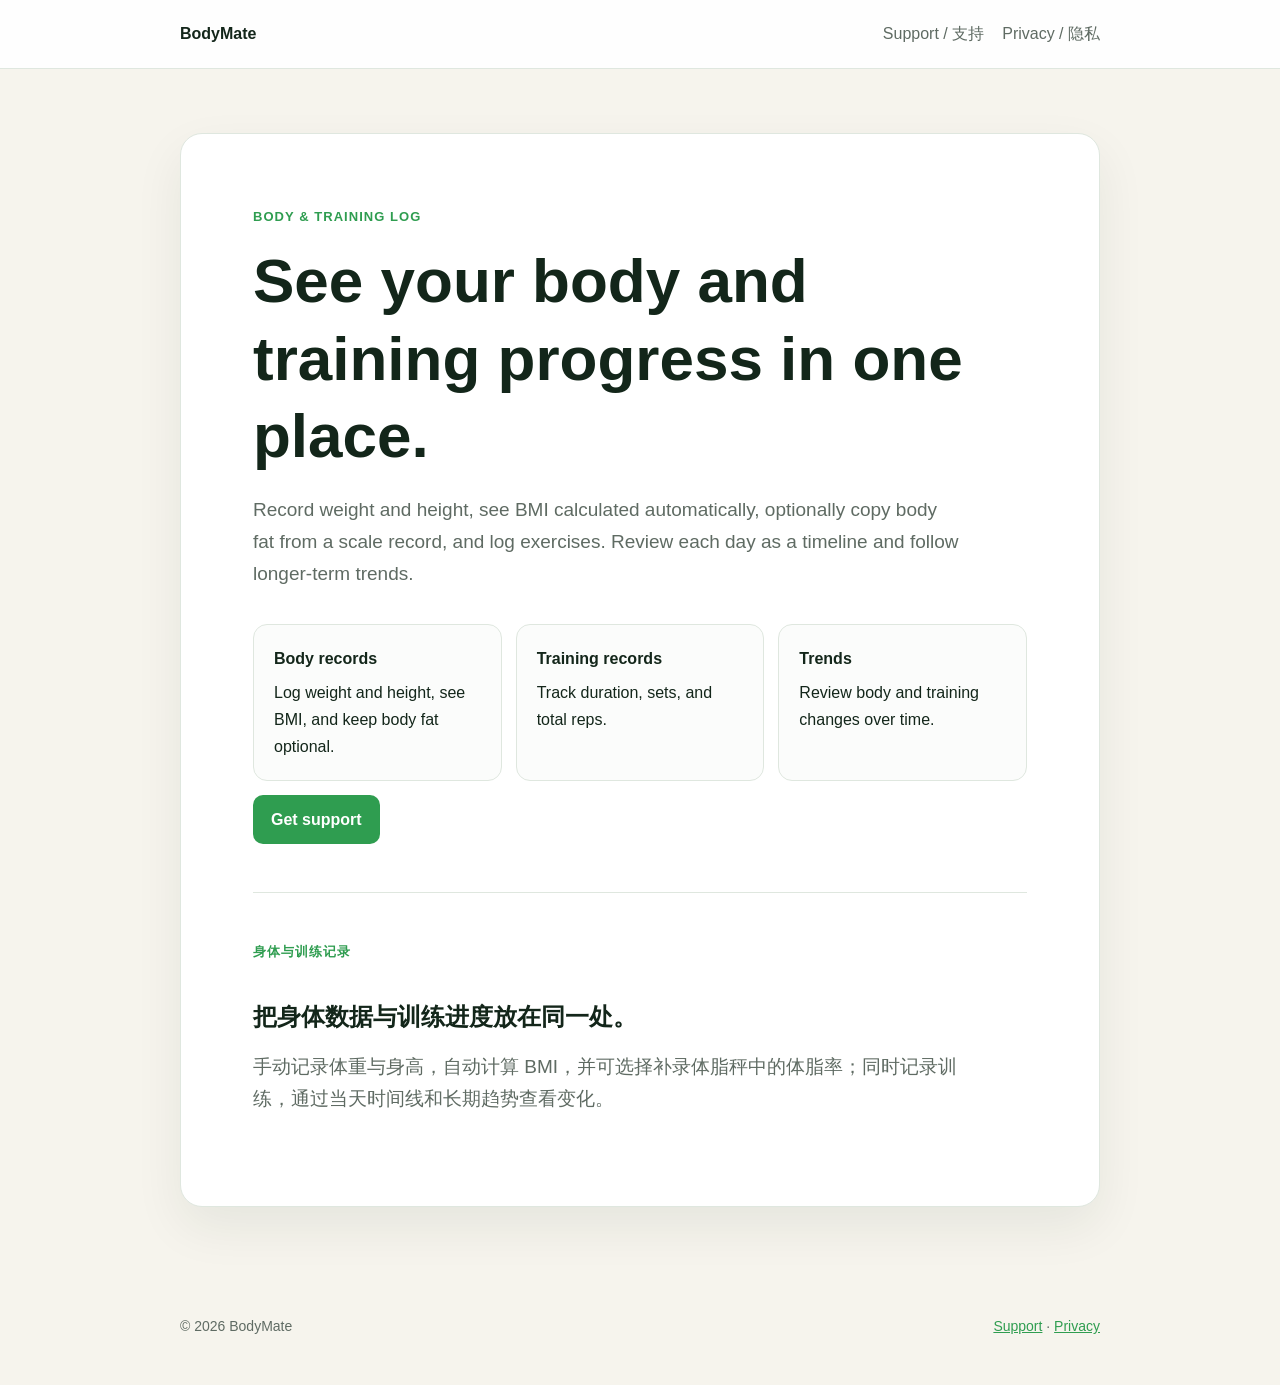
<file: index.html>
<!doctype html>
<html lang="en">
<head>
  <meta charset="utf-8">
  <meta name="viewport" content="width=device-width, initial-scale=1">
  <meta name="description" content="BodyMate brings body measurements and training records together in one clear timeline.">
  <title>BodyMate — Body & Training Log</title>
  <link rel="stylesheet" href="styles.css">
</head>
<body>
  <header><nav class="shell"><a class="brand" href="./">BodyMate</a><div class="links"><a href="support/">Support / 支持</a><a href="privacy/">Privacy / 隐私</a></div></nav></header>
  <main class="shell">
    <section class="hero">
      <div class="eyebrow">Body &amp; Training Log</div>
      <h1>See your body and training progress in one place.</h1>
      <p class="lead">Record weight and height, see BMI calculated automatically, optionally copy body fat from a scale record, and log exercises. Review each day as a timeline and follow longer-term trends.</p>
      <div class="feature-grid">
        <div class="feature"><strong>Body records</strong><span>Log weight and height, see BMI, and keep body fat optional.</span></div>
        <div class="feature"><strong>Training records</strong><span>Track duration, sets, and total reps.</span></div>
        <div class="feature"><strong>Trends</strong><span>Review body and training changes over time.</span></div>
      </div>
      <a class="button" href="support/">Get support</a>
      <hr class="divider">
      <div class="eyebrow">身体与训练记录</div>
      <h2>把身体数据与训练进度放在同一处。</h2>
      <p class="lead">手动记录体重与身高，自动计算 BMI，并可选择补录体脂秤中的体脂率；同时记录训练，通过当天时间线和长期趋势查看变化。</p>
    </section>
  </main>
  <footer><div class="shell"><span>© 2026 BodyMate</span><span><a href="support/">Support</a> · <a href="privacy/">Privacy</a></span></div></footer>
</body>
</html>
</file>
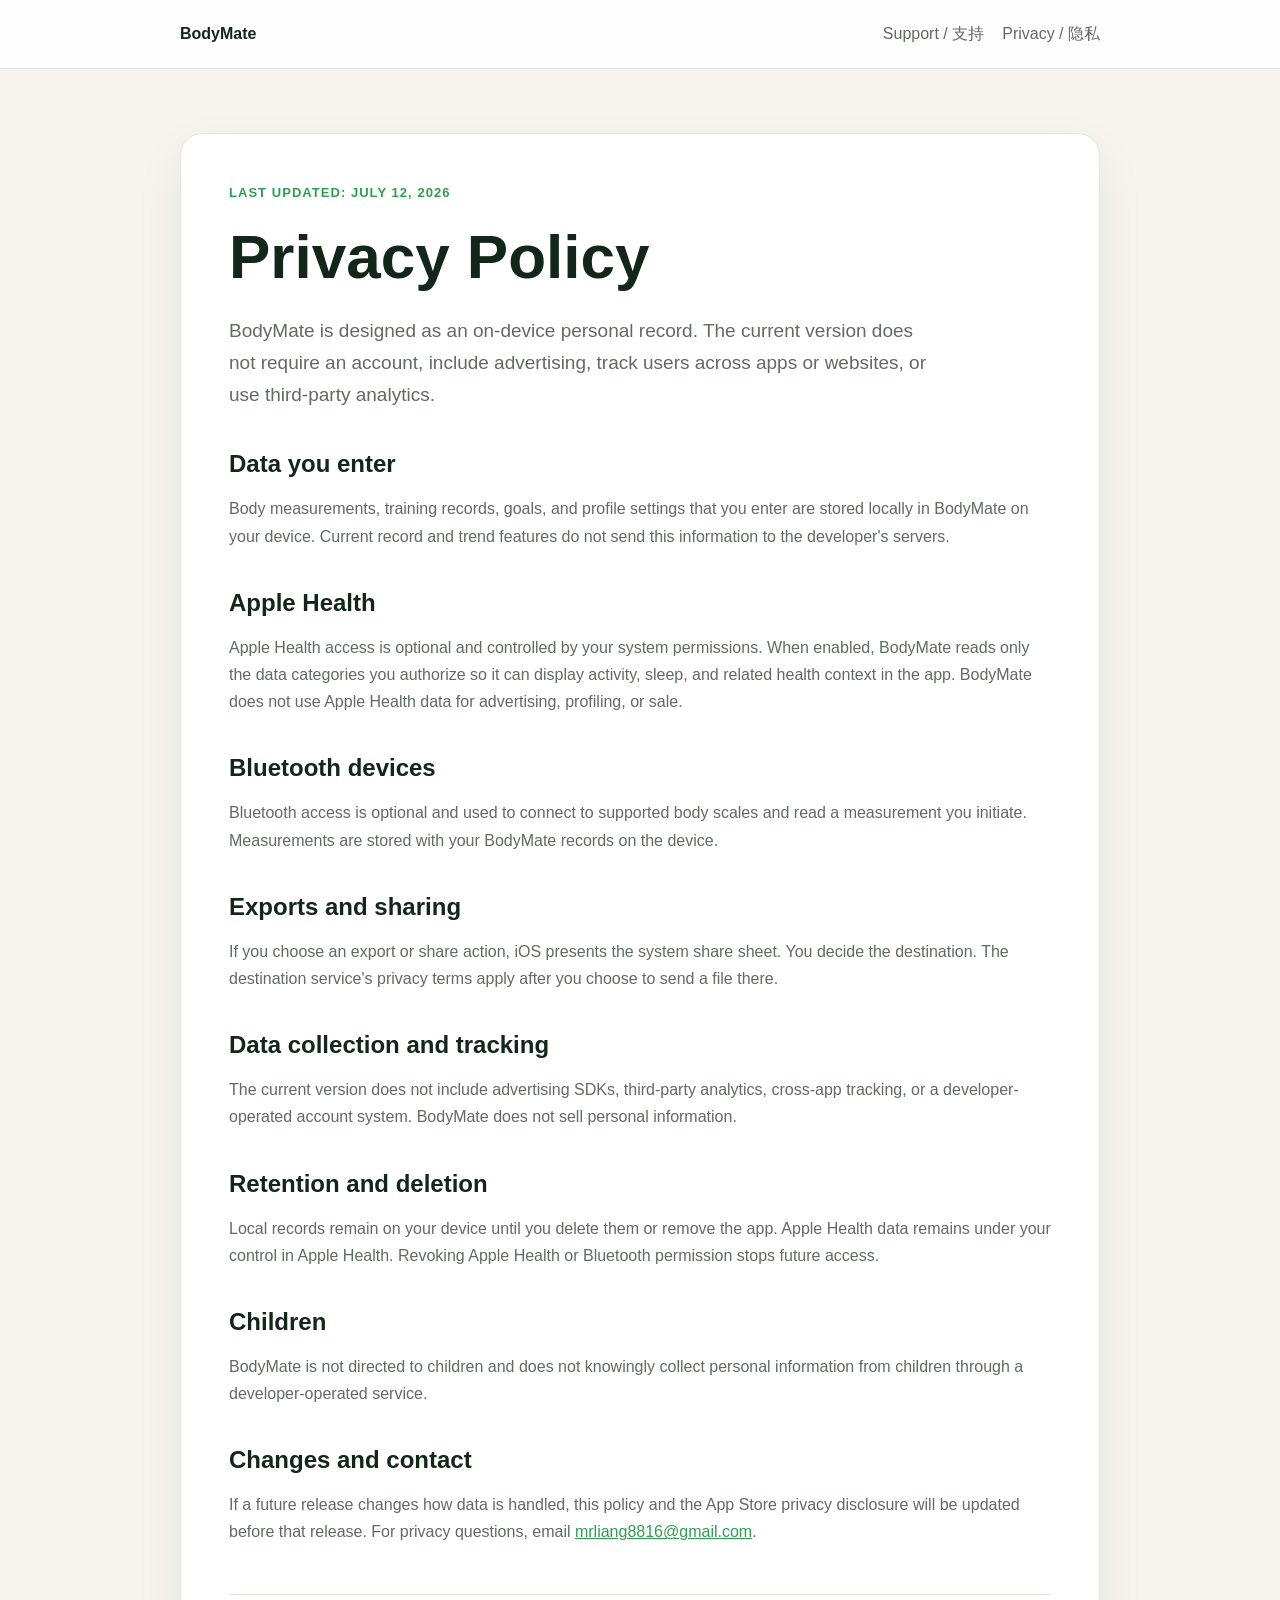
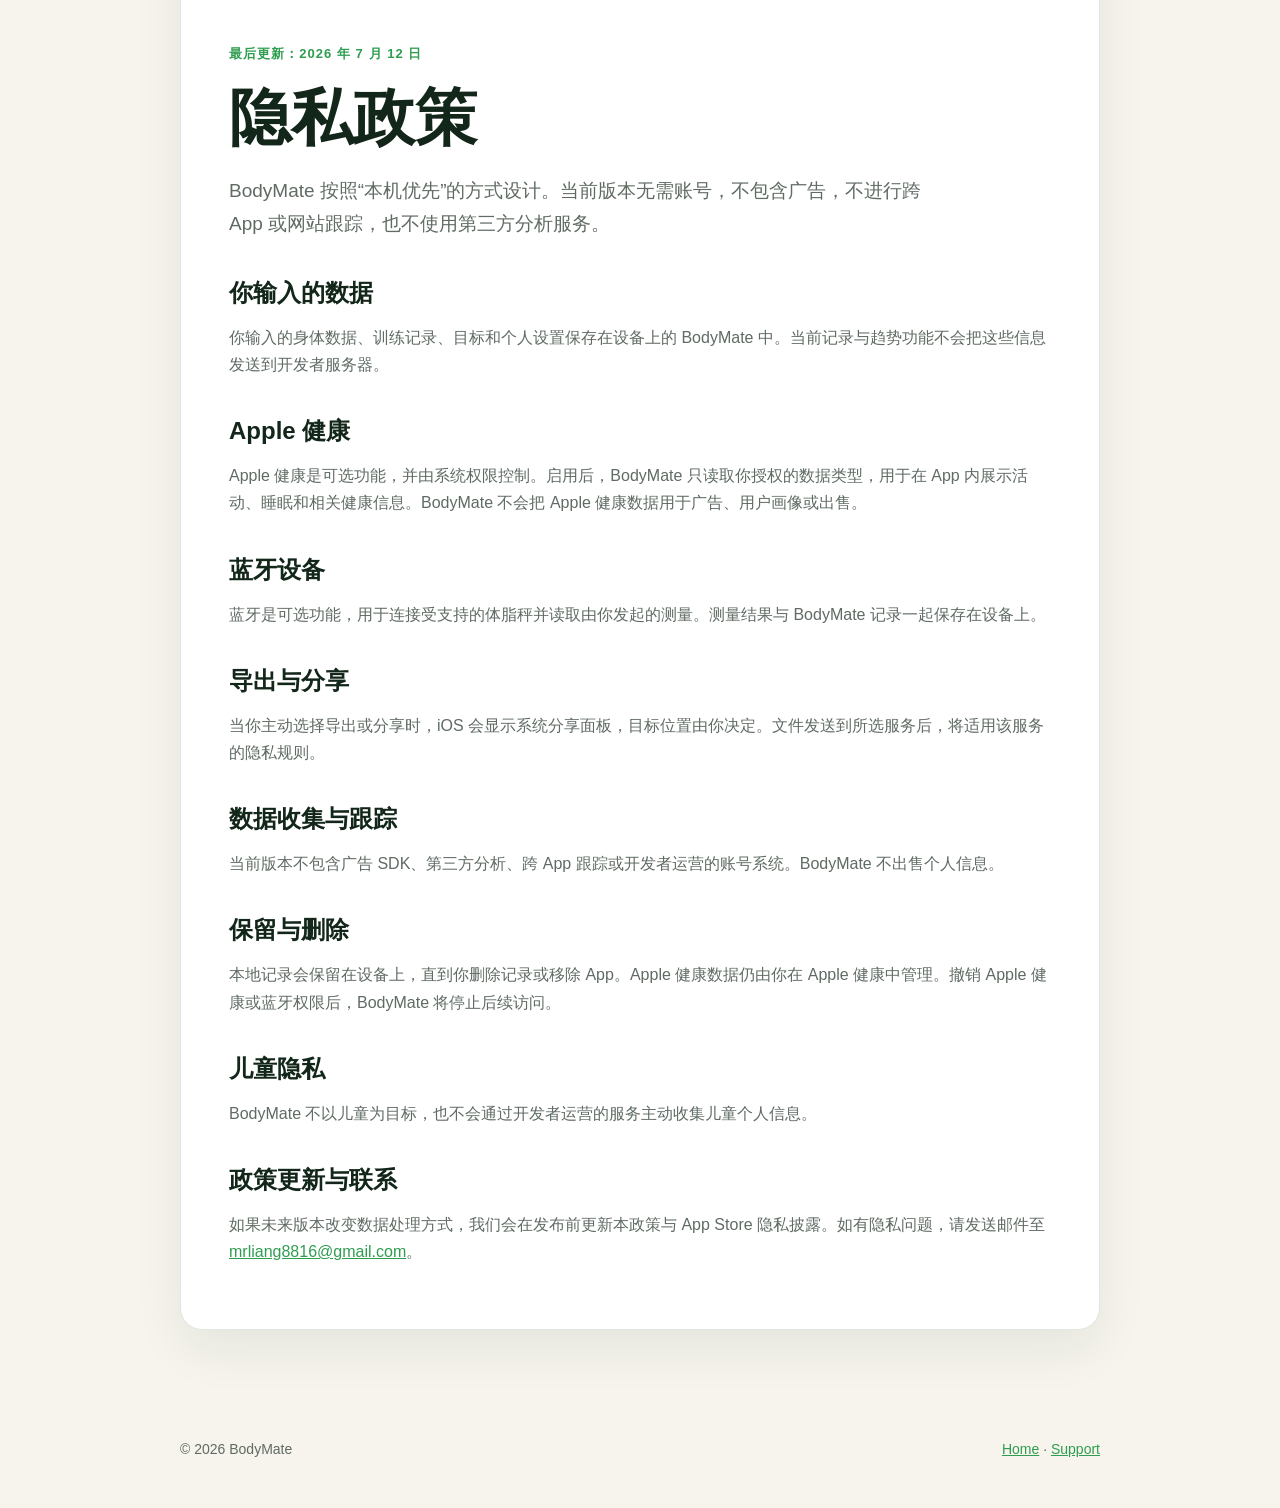
<file: privacy/index.html>
<!doctype html>
<html lang="en">
<head>
  <meta charset="utf-8">
  <meta name="viewport" content="width=device-width, initial-scale=1">
  <title>Privacy Policy — BodyMate</title>
  <link rel="stylesheet" href="../styles.css">
</head>
<body>
  <header><nav class="shell"><a class="brand" href="../">BodyMate</a><div class="links"><a href="../support/">Support / 支持</a><a href="./">Privacy / 隐私</a></div></nav></header>
  <main class="shell">
    <article class="card">
      <div class="eyebrow">Last updated: July 12, 2026</div>
      <h1>Privacy Policy</h1>
      <p class="lead">BodyMate is designed as an on-device personal record. The current version does not require an account, include advertising, track users across apps or websites, or use third-party analytics.</p>

      <h2>Data you enter</h2>
      <p>Body measurements, training records, goals, and profile settings that you enter are stored locally in BodyMate on your device. Current record and trend features do not send this information to the developer's servers.</p>

      <h2>Apple Health</h2>
      <p>Apple Health access is optional and controlled by your system permissions. When enabled, BodyMate reads only the data categories you authorize so it can display activity, sleep, and related health context in the app. BodyMate does not use Apple Health data for advertising, profiling, or sale.</p>

      <h2>Bluetooth devices</h2>
      <p>Bluetooth access is optional and used to connect to supported body scales and read a measurement you initiate. Measurements are stored with your BodyMate records on the device.</p>

      <h2>Exports and sharing</h2>
      <p>If you choose an export or share action, iOS presents the system share sheet. You decide the destination. The destination service's privacy terms apply after you choose to send a file there.</p>

      <h2>Data collection and tracking</h2>
      <p>The current version does not include advertising SDKs, third-party analytics, cross-app tracking, or a developer-operated account system. BodyMate does not sell personal information.</p>

      <h2>Retention and deletion</h2>
      <p>Local records remain on your device until you delete them or remove the app. Apple Health data remains under your control in Apple Health. Revoking Apple Health or Bluetooth permission stops future access.</p>

      <h2>Children</h2>
      <p>BodyMate is not directed to children and does not knowingly collect personal information from children through a developer-operated service.</p>

      <h2>Changes and contact</h2>
      <p>If a future release changes how data is handled, this policy and the App Store privacy disclosure will be updated before that release. For privacy questions, email <a href="mailto:mrliang8816@gmail.com?subject=BodyMate%20Privacy">mrliang8816@gmail.com</a>.</p>

      <hr class="divider">
      <div class="eyebrow">最后更新：2026 年 7 月 12 日</div>
      <h1>隐私政策</h1>
      <p class="lead">BodyMate 按照“本机优先”的方式设计。当前版本无需账号，不包含广告，不进行跨 App 或网站跟踪，也不使用第三方分析服务。</p>

      <h2>你输入的数据</h2>
      <p>你输入的身体数据、训练记录、目标和个人设置保存在设备上的 BodyMate 中。当前记录与趋势功能不会把这些信息发送到开发者服务器。</p>

      <h2>Apple 健康</h2>
      <p>Apple 健康是可选功能，并由系统权限控制。启用后，BodyMate 只读取你授权的数据类型，用于在 App 内展示活动、睡眠和相关健康信息。BodyMate 不会把 Apple 健康数据用于广告、用户画像或出售。</p>

      <h2>蓝牙设备</h2>
      <p>蓝牙是可选功能，用于连接受支持的体脂秤并读取由你发起的测量。测量结果与 BodyMate 记录一起保存在设备上。</p>

      <h2>导出与分享</h2>
      <p>当你主动选择导出或分享时，iOS 会显示系统分享面板，目标位置由你决定。文件发送到所选服务后，将适用该服务的隐私规则。</p>

      <h2>数据收集与跟踪</h2>
      <p>当前版本不包含广告 SDK、第三方分析、跨 App 跟踪或开发者运营的账号系统。BodyMate 不出售个人信息。</p>

      <h2>保留与删除</h2>
      <p>本地记录会保留在设备上，直到你删除记录或移除 App。Apple 健康数据仍由你在 Apple 健康中管理。撤销 Apple 健康或蓝牙权限后，BodyMate 将停止后续访问。</p>

      <h2>儿童隐私</h2>
      <p>BodyMate 不以儿童为目标，也不会通过开发者运营的服务主动收集儿童个人信息。</p>

      <h2>政策更新与联系</h2>
      <p>如果未来版本改变数据处理方式，我们会在发布前更新本政策与 App Store 隐私披露。如有隐私问题，请发送邮件至 <a href="mailto:mrliang8816@gmail.com?subject=BodyMate%20Privacy">mrliang8816@gmail.com</a>。</p>
    </article>
  </main>
  <footer><div class="shell"><span>© 2026 BodyMate</span><span><a href="../">Home</a> · <a href="../support/">Support</a></span></div></footer>
</body>
</html>
</file>
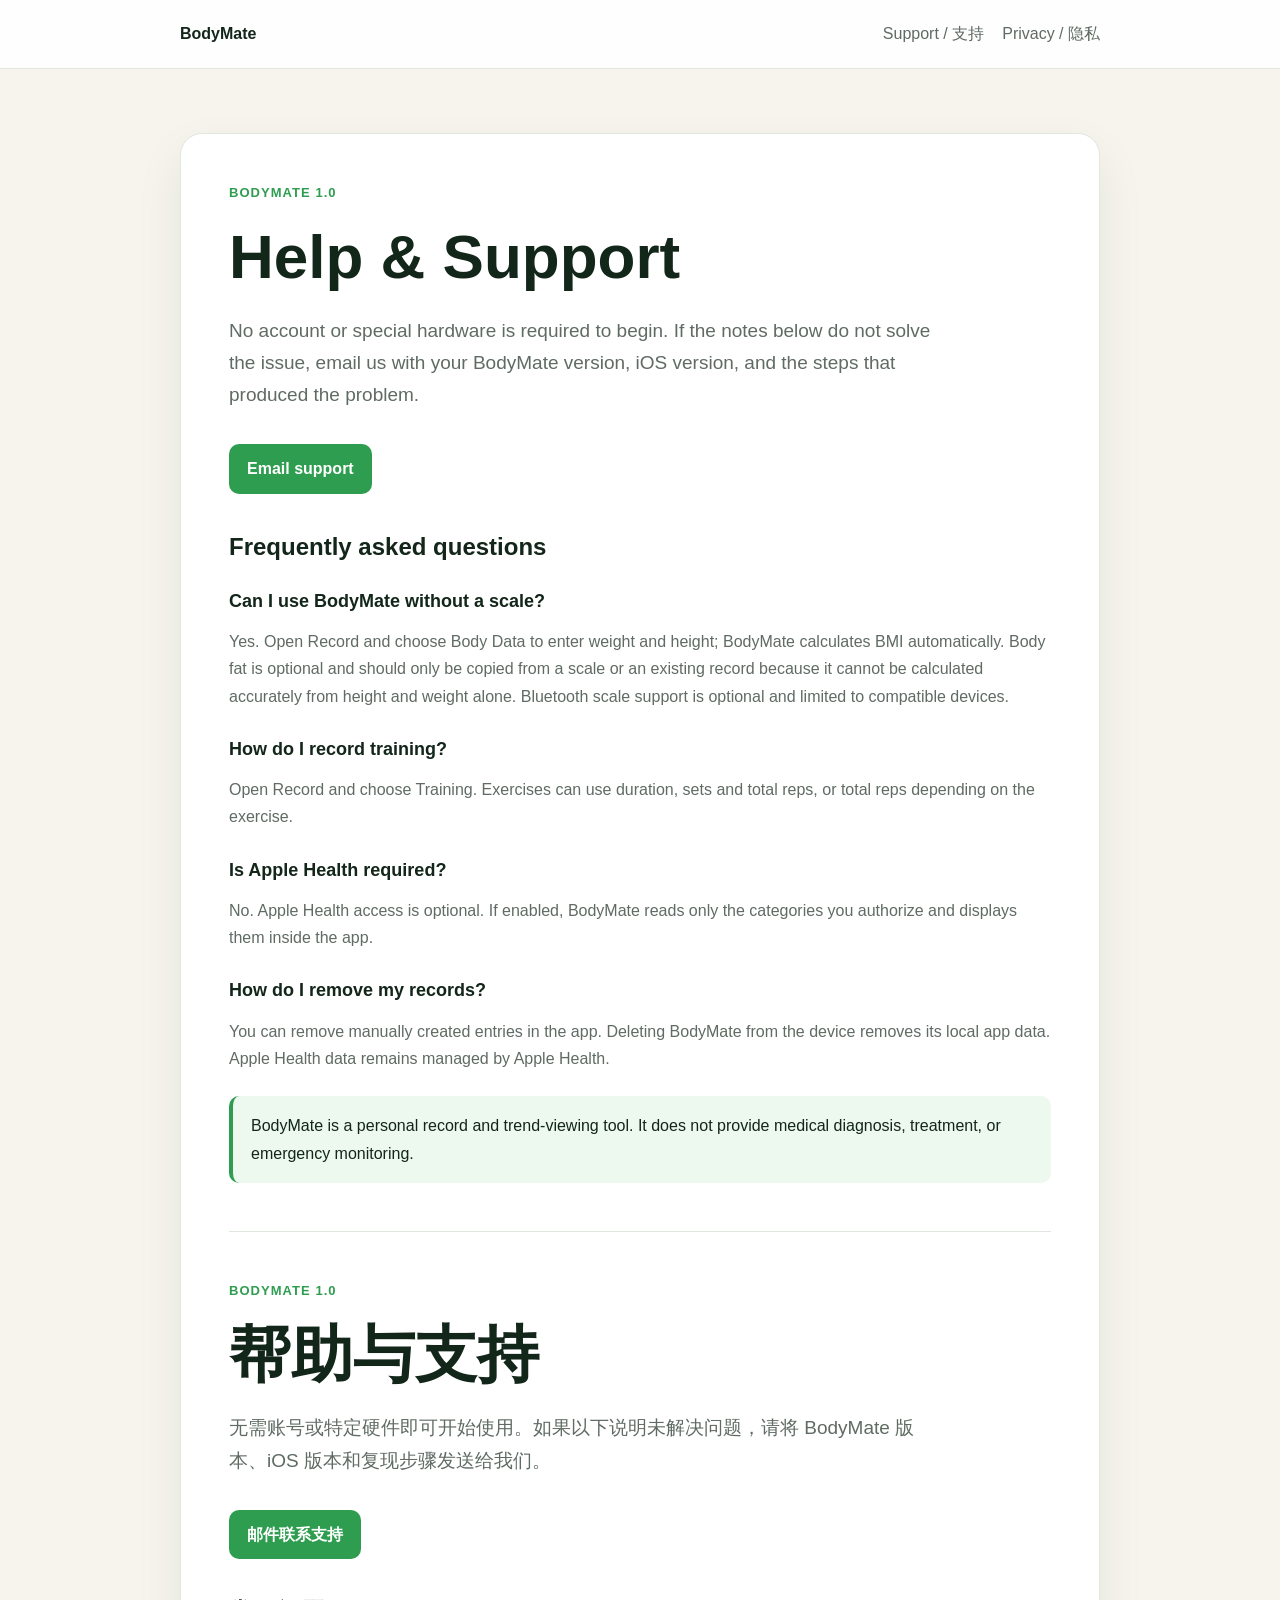
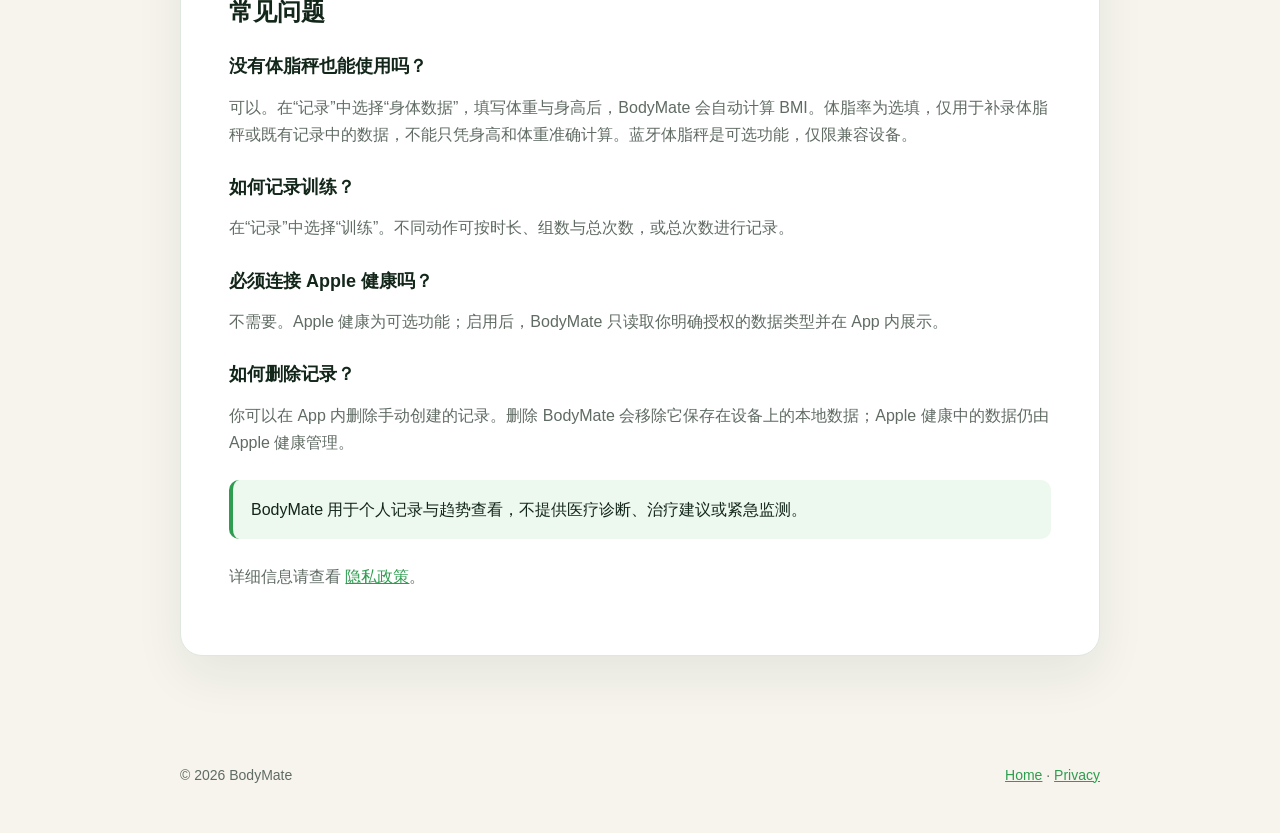
<file: support/index.html>
<!doctype html>
<html lang="en">
<head>
  <meta charset="utf-8">
  <meta name="viewport" content="width=device-width, initial-scale=1">
  <title>Support — BodyMate</title>
  <link rel="stylesheet" href="../styles.css">
</head>
<body>
  <header><nav class="shell"><a class="brand" href="../">BodyMate</a><div class="links"><a href="./">Support / 支持</a><a href="../privacy/">Privacy / 隐私</a></div></nav></header>
  <main class="shell">
    <article class="card">
      <div class="eyebrow">BodyMate 1.0</div>
      <h1>Help &amp; Support</h1>
      <p class="lead">No account or special hardware is required to begin. If the notes below do not solve the issue, email us with your BodyMate version, iOS version, and the steps that produced the problem.</p>
      <a class="button" href="mailto:mrliang8816@gmail.com?subject=BodyMate%20Support">Email support</a>

      <h2>Frequently asked questions</h2>
      <h3>Can I use BodyMate without a scale?</h3>
      <p>Yes. Open Record and choose Body Data to enter weight and height; BodyMate calculates BMI automatically. Body fat is optional and should only be copied from a scale or an existing record because it cannot be calculated accurately from height and weight alone. Bluetooth scale support is optional and limited to compatible devices.</p>

      <h3>How do I record training?</h3>
      <p>Open Record and choose Training. Exercises can use duration, sets and total reps, or total reps depending on the exercise.</p>

      <h3>Is Apple Health required?</h3>
      <p>No. Apple Health access is optional. If enabled, BodyMate reads only the categories you authorize and displays them inside the app.</p>

      <h3>How do I remove my records?</h3>
      <p>You can remove manually created entries in the app. Deleting BodyMate from the device removes its local app data. Apple Health data remains managed by Apple Health.</p>

      <div class="notice">BodyMate is a personal record and trend-viewing tool. It does not provide medical diagnosis, treatment, or emergency monitoring.</div>

      <hr class="divider">
      <div class="eyebrow">BodyMate 1.0</div>
      <h1>帮助与支持</h1>
      <p class="lead">无需账号或特定硬件即可开始使用。如果以下说明未解决问题，请将 BodyMate 版本、iOS 版本和复现步骤发送给我们。</p>
      <a class="button" href="mailto:mrliang8816@gmail.com?subject=BodyMate%20%E4%B8%AD%E6%96%87%E6%94%AF%E6%8C%81">邮件联系支持</a>

      <h2>常见问题</h2>
      <h3>没有体脂秤也能使用吗？</h3>
      <p>可以。在“记录”中选择“身体数据”，填写体重与身高后，BodyMate 会自动计算 BMI。体脂率为选填，仅用于补录体脂秤或既有记录中的数据，不能只凭身高和体重准确计算。蓝牙体脂秤是可选功能，仅限兼容设备。</p>

      <h3>如何记录训练？</h3>
      <p>在“记录”中选择“训练”。不同动作可按时长、组数与总次数，或总次数进行记录。</p>

      <h3>必须连接 Apple 健康吗？</h3>
      <p>不需要。Apple 健康为可选功能；启用后，BodyMate 只读取你明确授权的数据类型并在 App 内展示。</p>

      <h3>如何删除记录？</h3>
      <p>你可以在 App 内删除手动创建的记录。删除 BodyMate 会移除它保存在设备上的本地数据；Apple 健康中的数据仍由 Apple 健康管理。</p>

      <div class="notice">BodyMate 用于个人记录与趋势查看，不提供医疗诊断、治疗建议或紧急监测。</div>
      <p>详细信息请查看 <a href="../privacy/">隐私政策</a>。</p>
    </article>
  </main>
  <footer><div class="shell"><span>© 2026 BodyMate</span><span><a href="../">Home</a> · <a href="../privacy/">Privacy</a></span></div></footer>
</body>
</html>
</file>
<file: styles.css>
:root {
  color-scheme: light;
  --bg: #f6f4ed;
  --surface: #ffffff;
  --ink: #13261a;
  --muted: #5f6b63;
  --line: #dfe7df;
  --accent: #2f9d50;
  --accent-soft: #edf8ef;
}

* { box-sizing: border-box; }

body {
  margin: 0;
  background: var(--bg);
  color: var(--ink);
  font-family: -apple-system, BlinkMacSystemFont, "SF Pro Text", "PingFang SC", "Helvetica Neue", Arial, sans-serif;
  line-height: 1.7;
}

a { color: var(--accent); }

.shell {
  width: min(920px, calc(100% - 36px));
  margin: 0 auto;
}

header {
  border-bottom: 1px solid var(--line);
  background: rgba(255, 255, 255, .92);
}

nav {
  display: flex;
  align-items: center;
  justify-content: space-between;
  min-height: 68px;
  gap: 24px;
}

.brand {
  color: var(--ink);
  font-weight: 750;
  text-decoration: none;
}

.links { display: flex; gap: 18px; }
.links a { color: var(--muted); text-decoration: none; }
main { padding: 64px 0 80px; }

.hero, .card {
  border: 1px solid var(--line);
  border-radius: 22px;
  background: var(--surface);
  box-shadow: 0 20px 50px rgba(19, 38, 26, .07);
}

.hero { padding: clamp(34px, 7vw, 72px); }
.card { padding: clamp(26px, 5vw, 48px); }
.eyebrow { color: var(--accent); font-size: 13px; font-weight: 750; letter-spacing: .08em; text-transform: uppercase; }
h1, h2, h3 { line-height: 1.25; }
h1 { margin: 14px 0 18px; font-size: clamp(36px, 7vw, 62px); }
h2 { margin: 38px 0 12px; font-size: 24px; }
h3 { margin: 28px 0 8px; font-size: 18px; }
p, li { color: var(--muted); }
.lead { max-width: 710px; font-size: 19px; }

.feature-grid {
  display: grid;
  grid-template-columns: repeat(3, 1fr);
  gap: 14px;
  margin-top: 34px;
}

.feature { border: 1px solid var(--line); border-radius: 14px; background: #fbfcfb; padding: 20px; }
.feature strong { display: block; margin-bottom: 6px; }
.notice { margin: 24px 0; border-left: 4px solid var(--accent); border-radius: 10px; background: var(--accent-soft); padding: 16px 18px; }
.button { display: inline-block; margin-top: 14px; border-radius: 10px; background: var(--accent); color: white; font-weight: 650; padding: 11px 18px; text-decoration: none; }
.divider { margin: 48px 0; border: 0; border-top: 1px solid var(--line); }
footer { padding: 28px 0 46px; color: var(--muted); font-size: 14px; }
footer .shell { display: flex; justify-content: space-between; gap: 18px; flex-wrap: wrap; }

@media (max-width: 720px) {
  .feature-grid { grid-template-columns: 1fr; }
  nav { align-items: flex-start; flex-direction: column; padding: 16px 0; }
}
</file>
